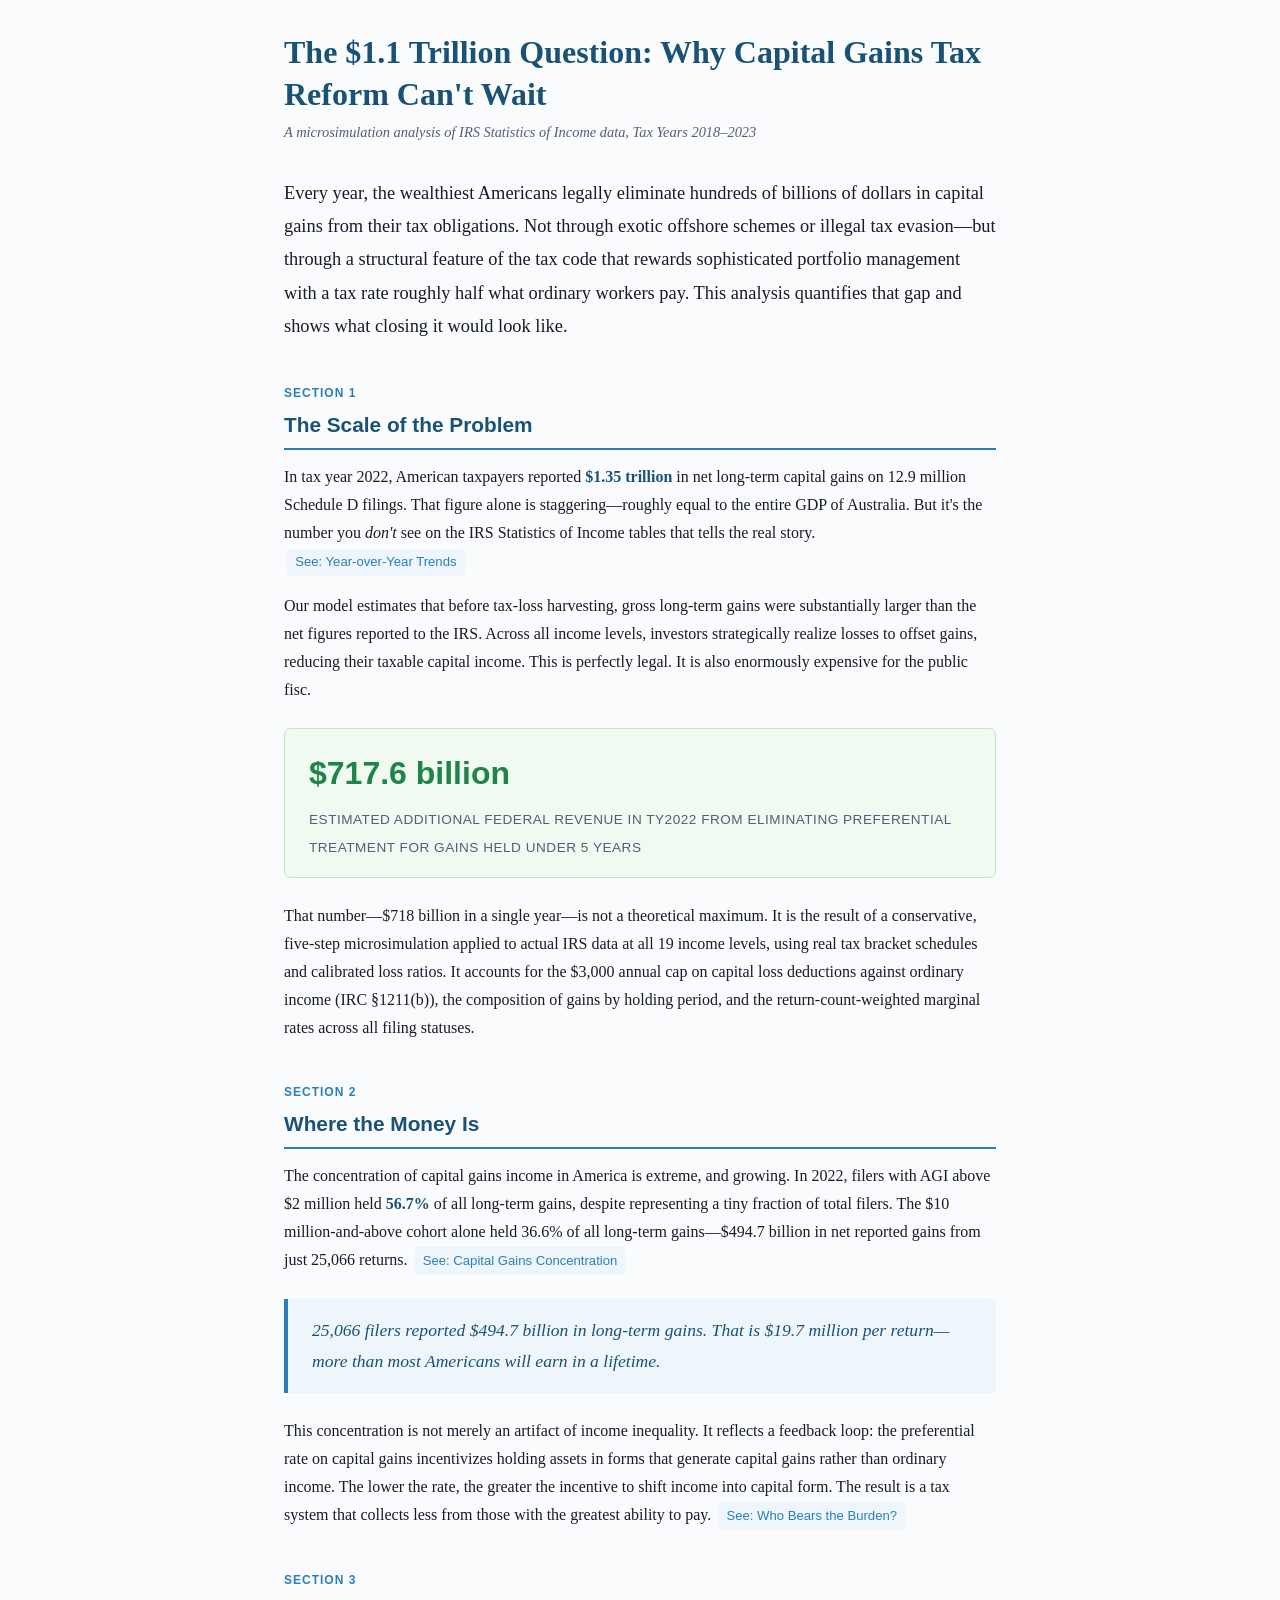
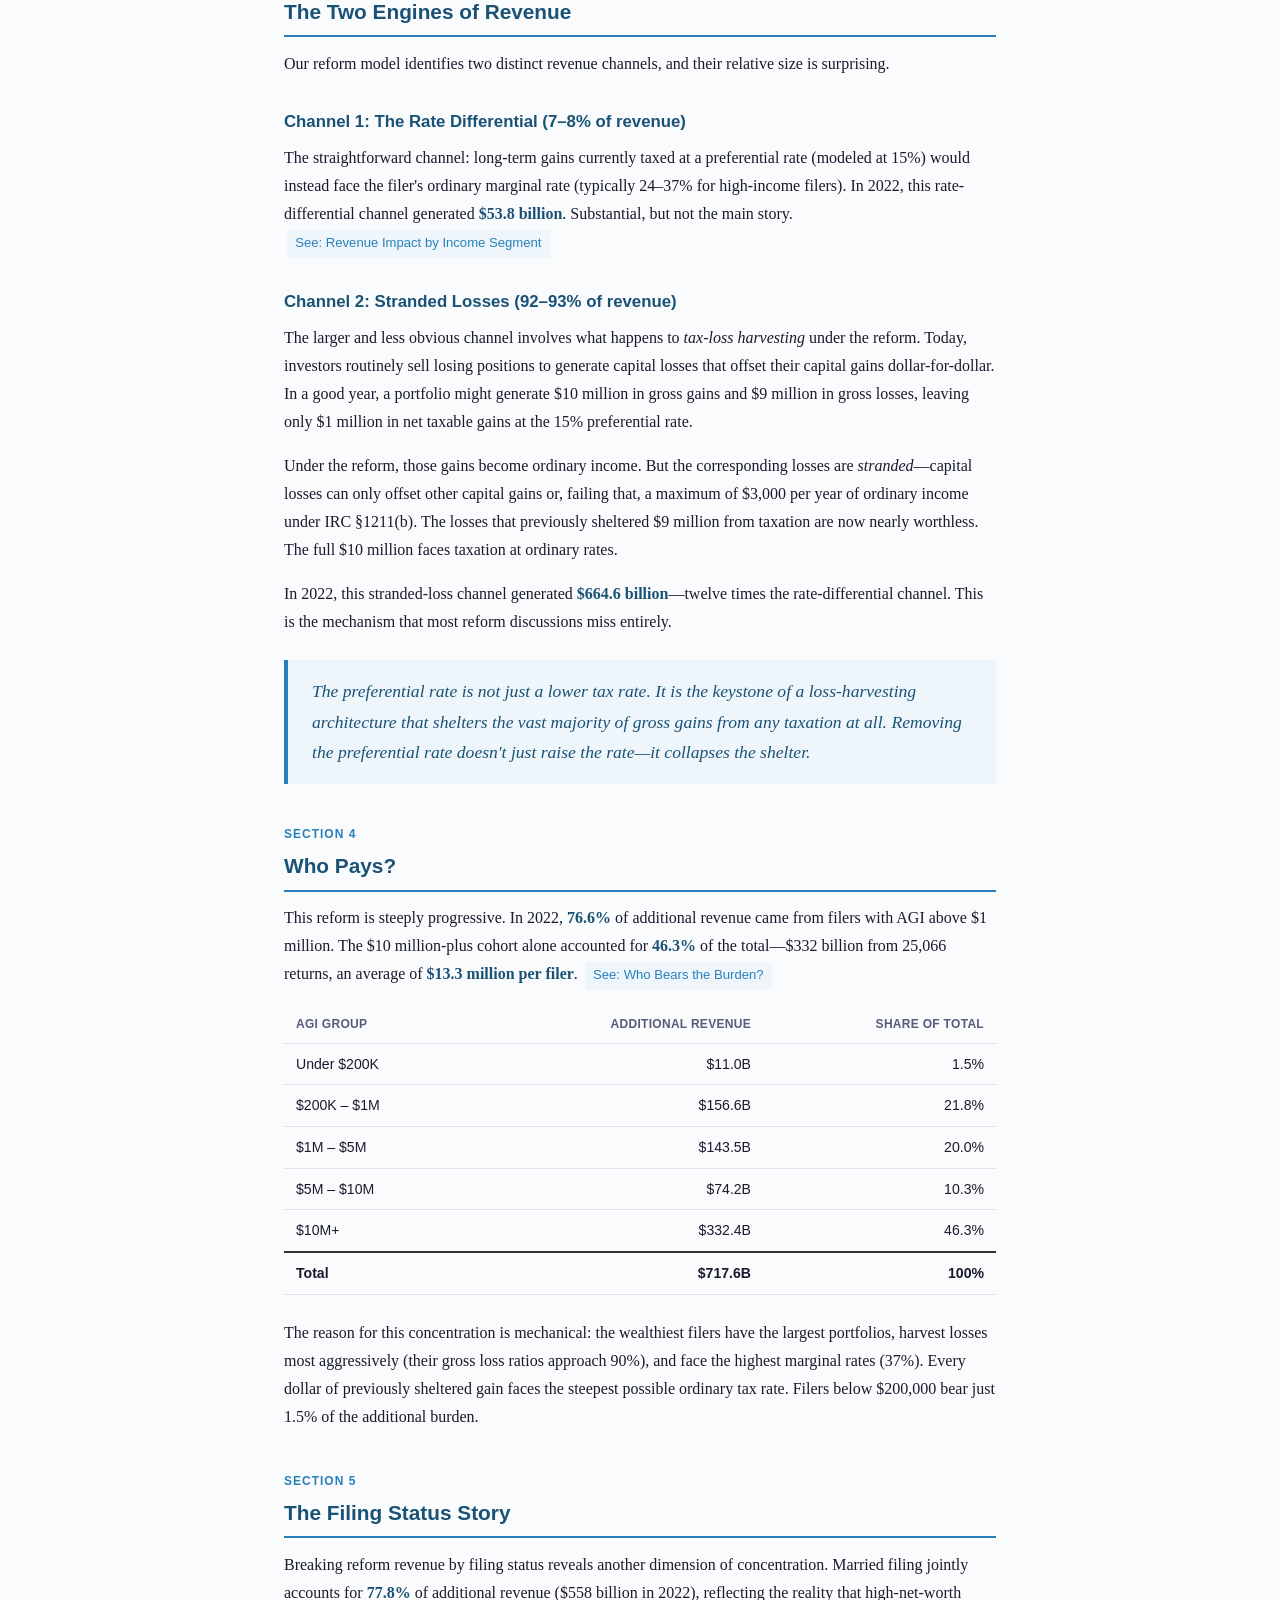
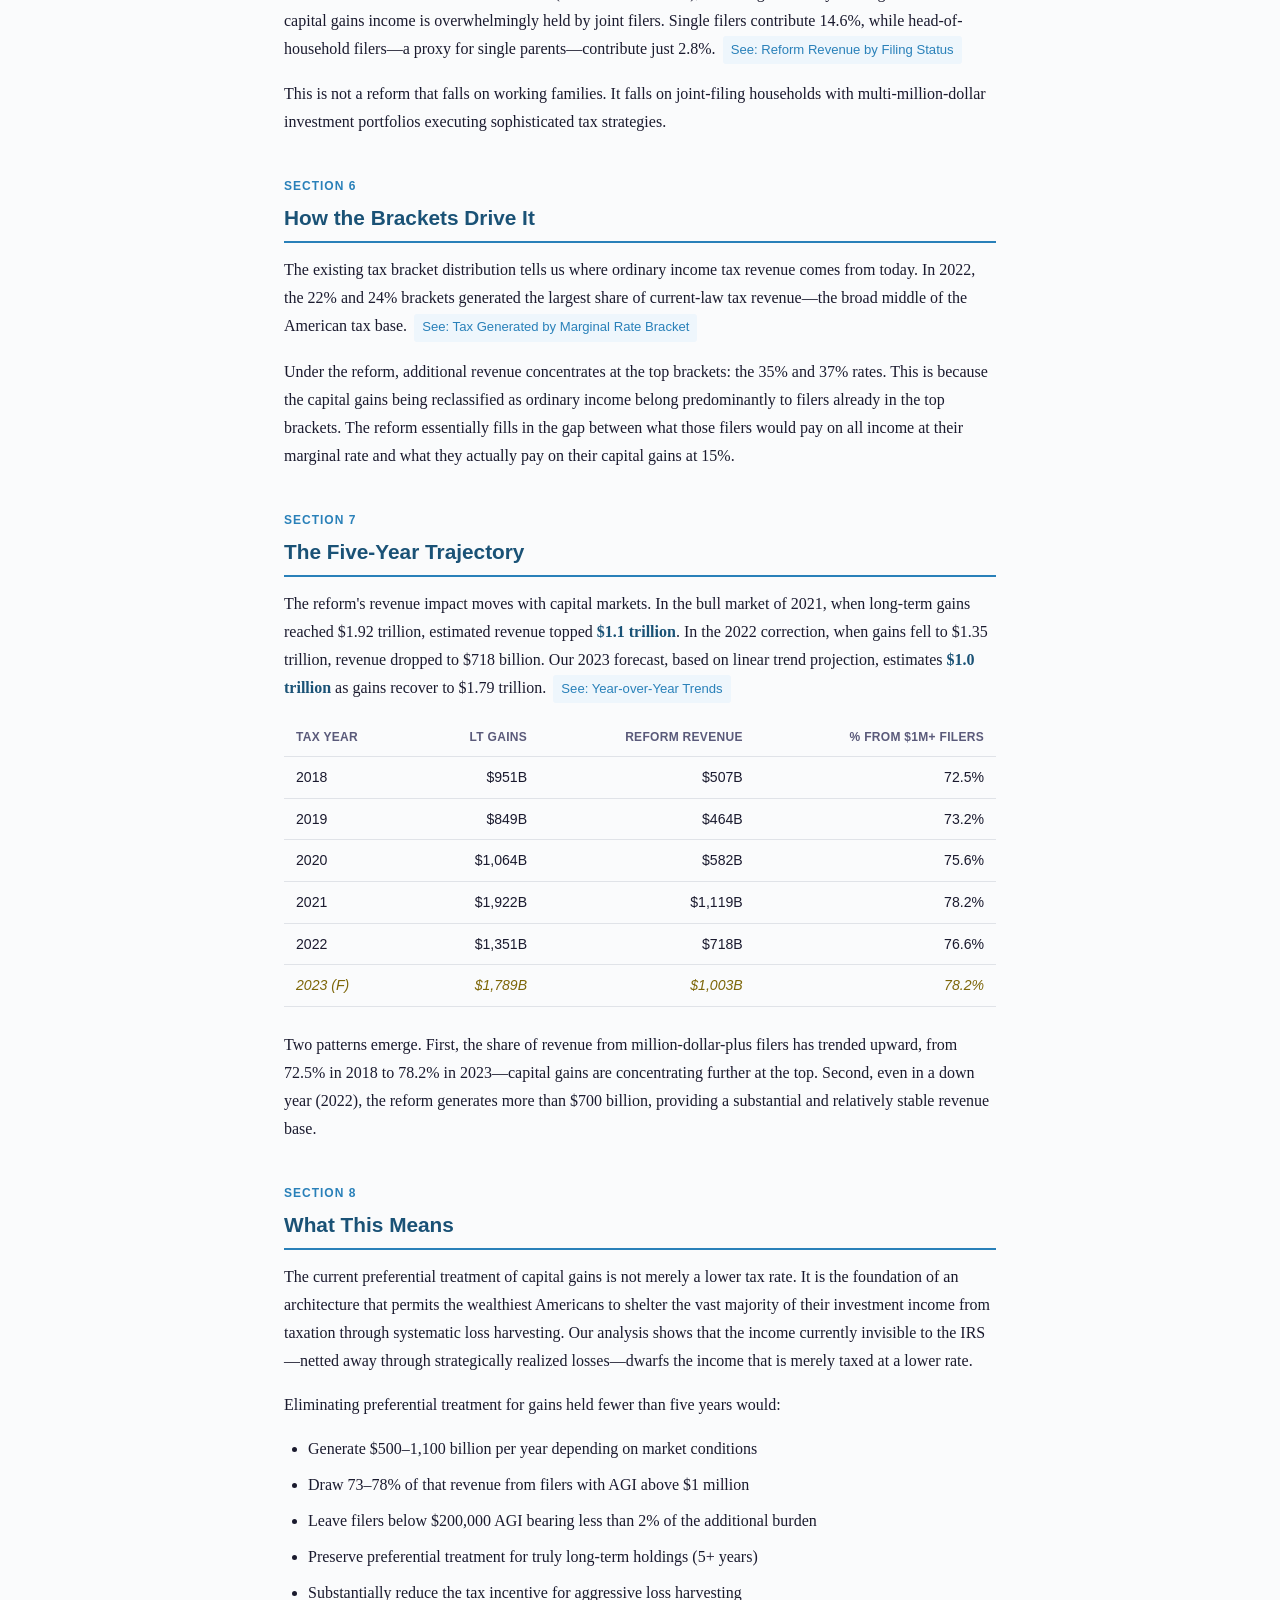
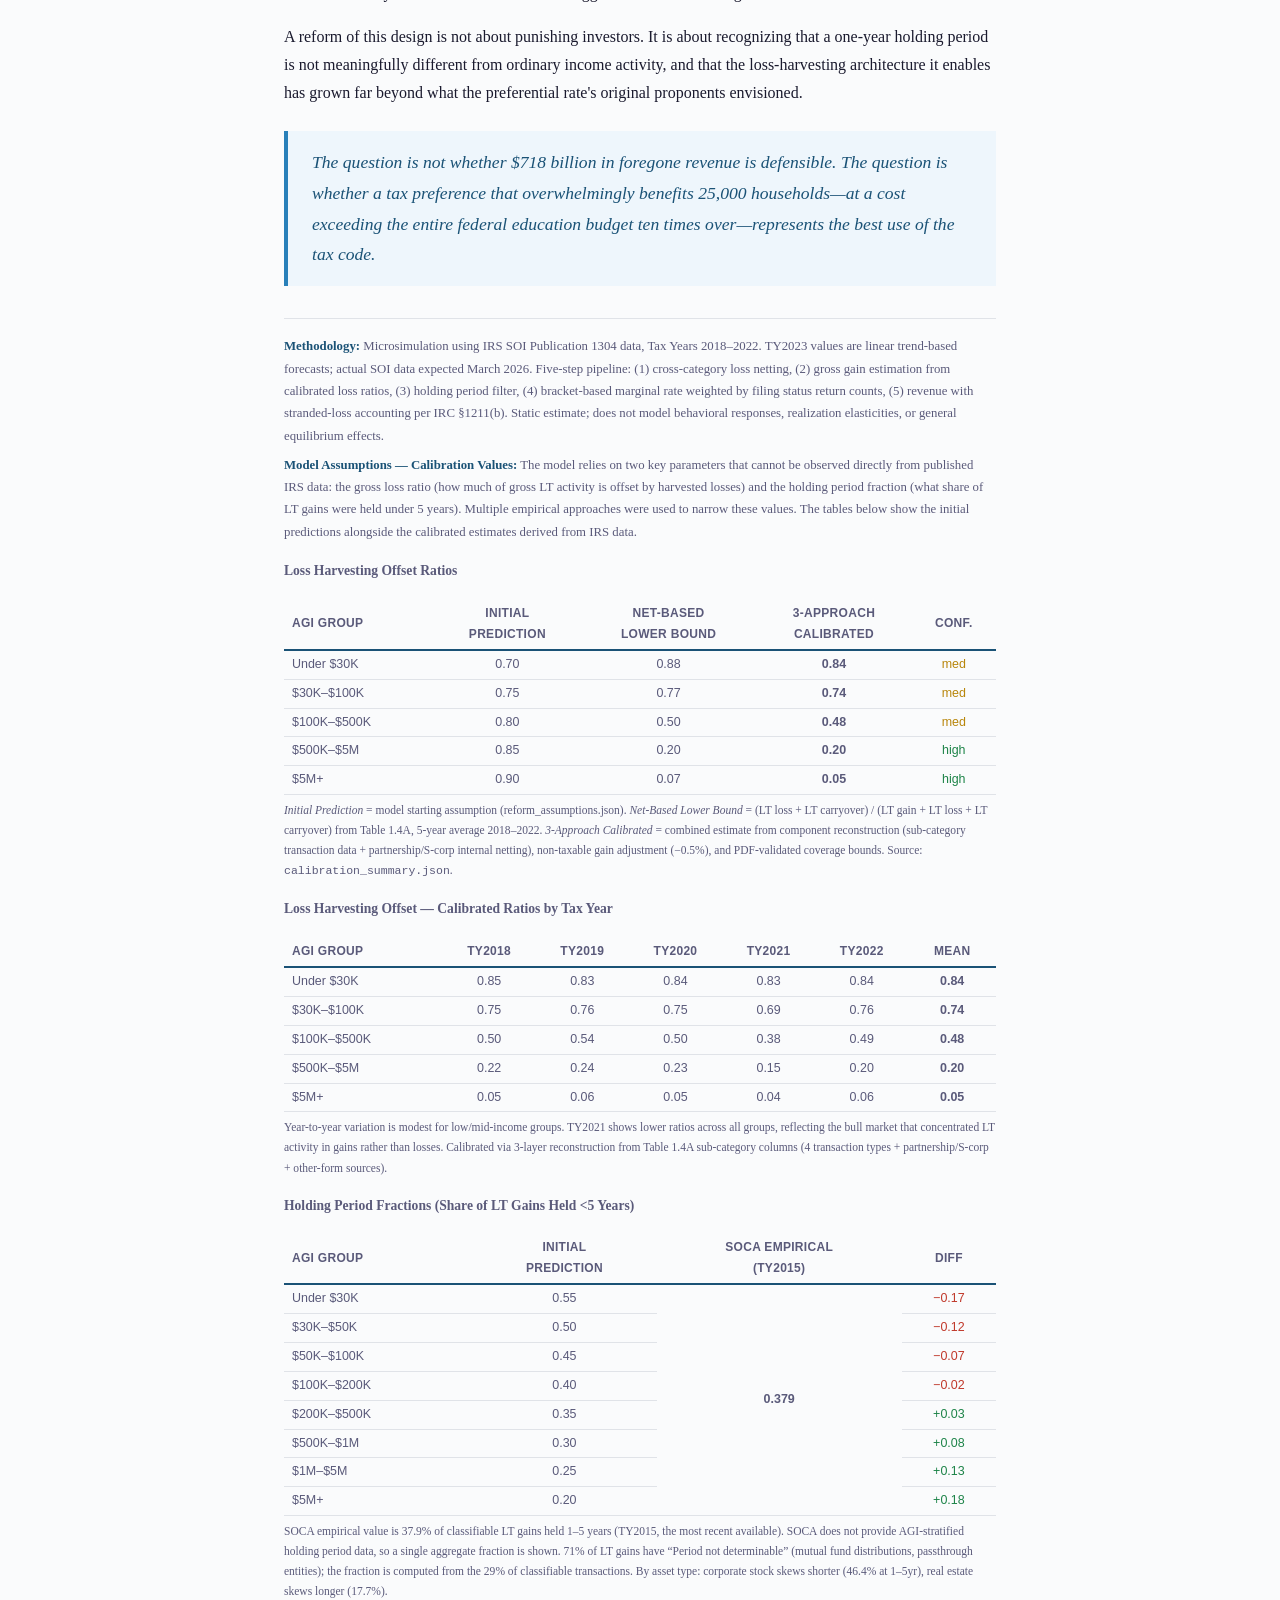
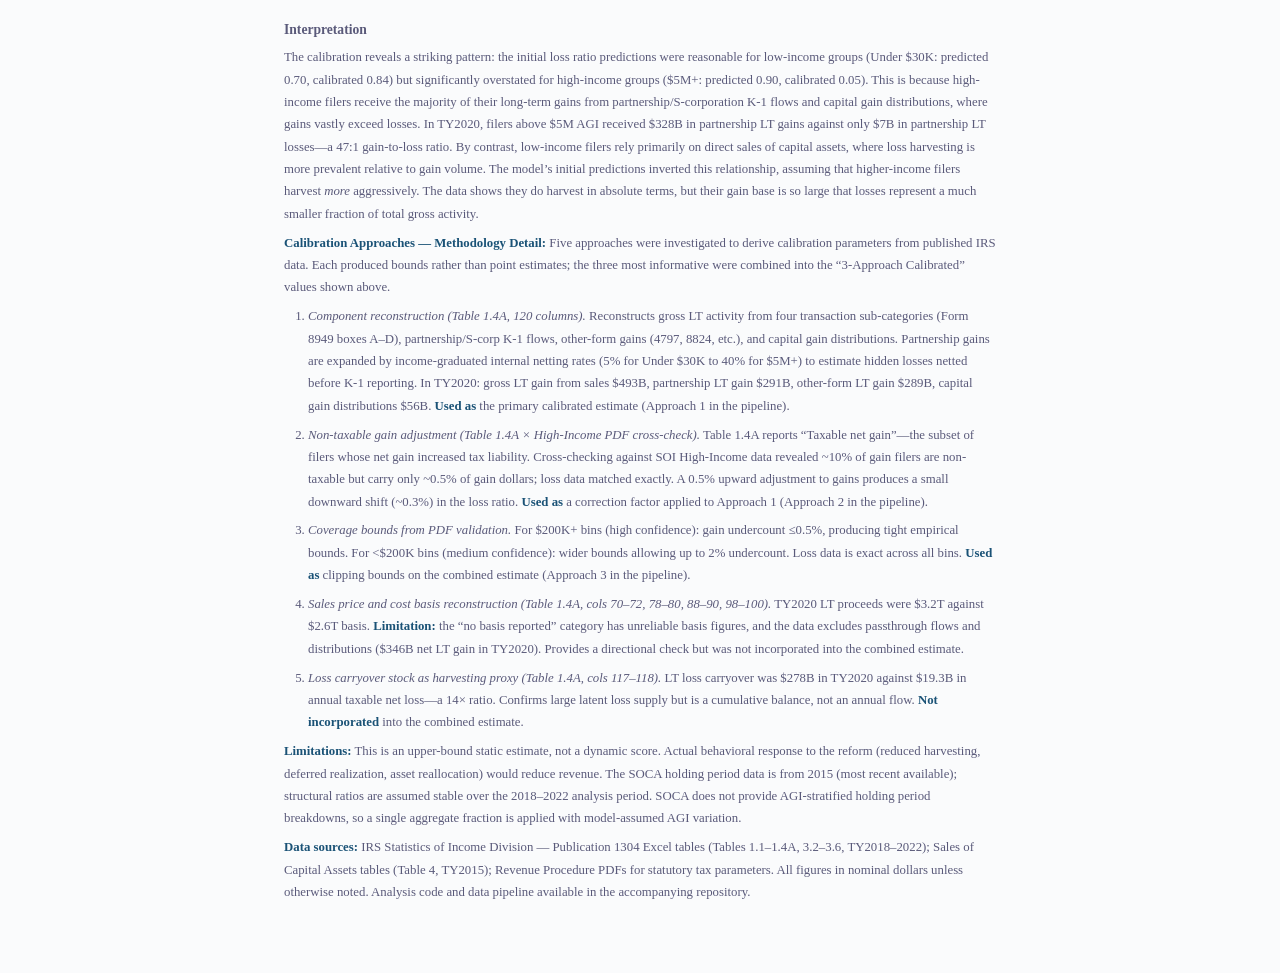
<file: analysis.html>
<!DOCTYPE html>
<html lang="en">
<head>
    <meta charset="UTF-8">
    <meta name="viewport" content="width=device-width, initial-scale=1.0">
    <title>The $718 Billion Question: Why Capital Gains Tax Reform Can't Wait</title>
    <style>
        :root {
            --bg: #fafbfc;
            --text: #1a1a2e;
            --text-muted: #5a5a7a;
            --accent: #1a5276;
            --accent-light: #2980b9;
            --green: #1e8449;
            --border: #e0e3e8;
            --highlight-bg: #eef6fc;
            --callout-bg: #f0faf0;
        }
        * { margin: 0; padding: 0; box-sizing: border-box; }
        body {
            font-family: 'Georgia', 'Times New Roman', serif;
            background: var(--bg);
            color: var(--text);
            line-height: 1.75;
            max-width: 760px;
            margin: 0 auto;
            padding: 2rem 1.5rem 4rem;
        }
        h1 {
            font-size: 2rem;
            font-weight: 700;
            line-height: 1.3;
            color: var(--accent);
            margin-bottom: 0.3rem;
        }
        .byline {
            font-size: 0.9rem;
            color: var(--text-muted);
            margin-bottom: 2rem;
            font-style: italic;
        }
        .lede {
            font-size: 1.15rem;
            line-height: 1.8;
            margin-bottom: 1.5rem;
            font-weight: 400;
        }
        h2 {
            font-family: -apple-system, BlinkMacSystemFont, 'Segoe UI', sans-serif;
            font-size: 1.3rem;
            font-weight: 700;
            color: var(--accent);
            margin-top: 2.5rem;
            margin-bottom: 0.8rem;
            padding-bottom: 0.3rem;
            border-bottom: 2px solid var(--accent-light);
        }
        h3 {
            font-family: -apple-system, BlinkMacSystemFont, 'Segoe UI', sans-serif;
            font-size: 1.05rem;
            font-weight: 600;
            color: var(--accent);
            margin-top: 1.8rem;
            margin-bottom: 0.5rem;
        }
        p {
            margin-bottom: 1rem;
        }
        .pullquote {
            border-left: 4px solid var(--accent-light);
            padding: 1rem 1.5rem;
            margin: 1.5rem 0;
            background: var(--highlight-bg);
            font-size: 1.1rem;
            font-style: italic;
            color: var(--accent);
        }
        .stat-callout {
            background: var(--callout-bg);
            border: 1px solid #c3e6cb;
            border-radius: 6px;
            padding: 1rem 1.5rem;
            margin: 1.5rem 0;
            font-family: -apple-system, BlinkMacSystemFont, 'Segoe UI', sans-serif;
        }
        .stat-callout .big-number {
            font-size: 2rem;
            font-weight: 700;
            color: var(--green);
            display: block;
            margin-bottom: 0.2rem;
        }
        .stat-callout .stat-label {
            font-size: 0.85rem;
            color: var(--text-muted);
            text-transform: uppercase;
            letter-spacing: 0.5px;
        }
        .chart-ref {
            font-family: -apple-system, BlinkMacSystemFont, 'Segoe UI', sans-serif;
            font-size: 0.82rem;
            color: var(--accent-light);
            font-style: normal;
            display: inline-block;
            background: #eef6fc;
            padding: 0.15rem 0.5rem;
            border-radius: 3px;
            margin-left: 0.2rem;
        }
        table {
            width: 100%;
            border-collapse: collapse;
            font-family: -apple-system, BlinkMacSystemFont, 'Segoe UI', sans-serif;
            font-size: 0.88rem;
            margin: 1rem 0 1.5rem;
        }
        th, td {
            padding: 0.5rem 0.75rem;
            border-bottom: 1px solid var(--border);
            text-align: right;
        }
        th {
            text-align: right;
            font-weight: 600;
            color: var(--text-muted);
            text-transform: uppercase;
            font-size: 0.75rem;
            letter-spacing: 0.3px;
        }
        th:first-child, td:first-child { text-align: left; }
        tr:hover td { background: #f8f9fa; }
        .footnote {
            font-size: 0.8rem;
            color: var(--text-muted);
            margin-top: 2rem;
            padding-top: 1rem;
            border-top: 1px solid var(--border);
        }
        .footnote p { margin-bottom: 0.4rem; }
        .section-number {
            font-family: -apple-system, BlinkMacSystemFont, 'Segoe UI', sans-serif;
            font-size: 0.75rem;
            color: var(--accent-light);
            text-transform: uppercase;
            letter-spacing: 1px;
            display: block;
            margin-bottom: 0.2rem;
        }
        strong { color: var(--accent); }
        em.term { font-style: italic; color: var(--text); }
    </style>
</head>
<body>

<h1>The $1.1 Trillion Question: Why Capital Gains Tax Reform Can't Wait</h1>
<p class="byline">A microsimulation analysis of IRS Statistics of Income data, Tax Years 2018&ndash;2023</p>

<p class="lede">
Every year, the wealthiest Americans legally eliminate hundreds of billions of dollars in capital gains
from their tax obligations. Not through exotic offshore schemes or illegal tax evasion&mdash;but
through a structural feature of the tax code that rewards sophisticated portfolio management with a
tax rate roughly half what ordinary workers pay. This analysis quantifies that gap and shows what
closing it would look like.
</p>

<h2><span class="section-number">Section 1</span>The Scale of the Problem</h2>

<p>
In tax year 2022, American taxpayers reported <strong>$1.35 trillion</strong> in net long-term
capital gains on 12.9 million Schedule D filings. That figure alone is staggering&mdash;roughly
equal to the entire GDP of Australia. But it's the number you <em>don't</em> see on the IRS
Statistics of Income tables that tells the real story.
<span class="chart-ref">See: Year-over-Year Trends</span>
</p>

<p>
Our model estimates that before tax-loss harvesting, gross long-term gains were substantially
larger than the net figures reported to the IRS. Across all income levels, investors strategically
realize losses to offset gains, reducing their taxable capital income. This is perfectly legal.
It is also enormously expensive for the public fisc.
</p>

<div class="stat-callout">
    <span class="big-number">$717.6 billion</span>
    <span class="stat-label">Estimated additional federal revenue in TY2022 from eliminating preferential treatment for gains held under 5 years</span>
</div>

<p>
That number&mdash;$718 billion in a single year&mdash;is not a theoretical maximum. It is the
result of a conservative, five-step microsimulation applied to actual IRS data at all 19 income
levels, using real tax bracket schedules and calibrated loss ratios. It accounts for the $3,000
annual cap on capital loss deductions against ordinary income (IRC &sect;1211(b)), the composition
of gains by holding period, and the return-count-weighted marginal rates across all filing statuses.
</p>

<h2><span class="section-number">Section 2</span>Where the Money Is</h2>

<p>
The concentration of capital gains income in America is extreme, and growing.
In 2022, filers with AGI above $2 million held <strong>56.7%</strong> of all long-term gains,
despite representing a tiny fraction of total filers. The $10 million-and-above cohort alone
held 36.6% of all long-term gains&mdash;$494.7 billion in net reported gains from just
25,066 returns.
<span class="chart-ref">See: Capital Gains Concentration</span>
</p>

<div class="pullquote">
25,066 filers reported $494.7 billion in long-term gains. That is $19.7 million per return&mdash;
more than most Americans will earn in a lifetime.
</div>

<p>
This concentration is not merely an artifact of income inequality. It reflects a feedback loop:
the preferential rate on capital gains incentivizes holding assets in forms that generate capital
gains rather than ordinary income. The lower the rate, the greater the incentive to shift income
into capital form. The result is a tax system that collects less from those with the greatest
ability to pay.
<span class="chart-ref">See: Who Bears the Burden?</span>
</p>

<h2><span class="section-number">Section 3</span>The Two Engines of Revenue</h2>

<p>
Our reform model identifies two distinct revenue channels, and their relative size is surprising.
</p>

<h3>Channel 1: The Rate Differential (7&ndash;8% of revenue)</h3>

<p>
The straightforward channel: long-term gains currently taxed at a preferential rate (modeled at 15%)
would instead face the filer's ordinary marginal rate (typically 24&ndash;37% for high-income
filers). In 2022, this rate-differential channel generated <strong>$53.8 billion</strong>. Substantial,
but not the main story.
<span class="chart-ref">See: Revenue Impact by Income Segment</span>
</p>

<h3>Channel 2: Stranded Losses (92&ndash;93% of revenue)</h3>

<p>
The larger and less obvious channel involves what happens to <em class="term">tax-loss harvesting</em> under the reform.
Today, investors routinely sell losing positions to generate capital losses that offset their capital
gains dollar-for-dollar. In a good year, a portfolio might generate $10 million in gross gains and
$9 million in gross losses, leaving only $1 million in net taxable gains at the 15% preferential rate.
</p>

<p>
Under the reform, those gains become ordinary income. But the corresponding losses are
<em class="term">stranded</em>&mdash;capital losses can only offset other capital gains or, failing that,
a maximum of $3,000 per year of ordinary income under IRC &sect;1211(b). The losses that previously
sheltered $9 million from taxation are now nearly worthless. The full $10 million faces taxation
at ordinary rates.
</p>

<p>
In 2022, this stranded-loss channel generated <strong>$664.6 billion</strong>&mdash;twelve times
the rate-differential channel. This is the mechanism that most reform discussions miss entirely.
</p>

<div class="pullquote">
The preferential rate is not just a lower tax rate. It is the keystone of a loss-harvesting
architecture that shelters the vast majority of gross gains from any taxation at all.
Removing the preferential rate doesn't just raise the rate&mdash;it collapses the shelter.
</div>

<h2><span class="section-number">Section 4</span>Who Pays?</h2>

<p>
This reform is steeply progressive. In 2022, <strong>76.6%</strong> of additional revenue came
from filers with AGI above $1 million. The $10 million-plus cohort alone accounted for
<strong>46.3%</strong> of the total&mdash;$332 billion from 25,066 returns, an average of
<strong>$13.3 million per filer</strong>.
<span class="chart-ref">See: Who Bears the Burden?</span>
</p>

<table>
<tr><th>AGI Group</th><th>Additional Revenue</th><th>Share of Total</th></tr>
<tr><td>Under $200K</td><td>$11.0B</td><td>1.5%</td></tr>
<tr><td>$200K &ndash; $1M</td><td>$156.6B</td><td>21.8%</td></tr>
<tr><td>$1M &ndash; $5M</td><td>$143.5B</td><td>20.0%</td></tr>
<tr><td>$5M &ndash; $10M</td><td>$74.2B</td><td>10.3%</td></tr>
<tr><td>$10M+</td><td>$332.4B</td><td>46.3%</td></tr>
<tr style="font-weight:600;border-top:2px solid #333;"><td>Total</td><td>$717.6B</td><td>100%</td></tr>
</table>

<p>
The reason for this concentration is mechanical: the wealthiest filers have the largest
portfolios, harvest losses most aggressively (their gross loss ratios approach 90%),
and face the highest marginal rates (37%). Every dollar of previously sheltered gain faces
the steepest possible ordinary tax rate. Filers below $200,000 bear just 1.5% of the
additional burden.
</p>

<h2><span class="section-number">Section 5</span>The Filing Status Story</h2>

<p>
Breaking reform revenue by filing status reveals another dimension of concentration.
Married filing jointly accounts for <strong>77.8%</strong> of additional revenue ($558 billion
in 2022), reflecting the reality that high-net-worth capital gains income is overwhelmingly
held by joint filers. Single filers contribute 14.6%, while head-of-household filers&mdash;a
proxy for single parents&mdash;contribute just 2.8%.
<span class="chart-ref">See: Reform Revenue by Filing Status</span>
</p>

<p>
This is not a reform that falls on working families. It falls on joint-filing households
with multi-million-dollar investment portfolios executing sophisticated tax strategies.
</p>

<h2><span class="section-number">Section 6</span>How the Brackets Drive It</h2>

<p>
The existing tax bracket distribution tells us where ordinary income tax revenue comes from
today. In 2022, the 22% and 24% brackets generated the largest share of current-law tax
revenue&mdash;the broad middle of the American tax base.
<span class="chart-ref">See: Tax Generated by Marginal Rate Bracket</span>
</p>

<p>
Under the reform, additional revenue concentrates at the top brackets: the 35% and 37% rates.
This is because the capital gains being reclassified as ordinary income belong predominantly
to filers already in the top brackets. The reform essentially fills in the gap between what
those filers would pay on all income at their marginal rate and what they actually pay on
their capital gains at 15%.
</p>

<h2><span class="section-number">Section 7</span>The Five-Year Trajectory</h2>

<p>
The reform's revenue impact moves with capital markets. In the bull market of 2021, when
long-term gains reached $1.92 trillion, estimated revenue topped <strong>$1.1 trillion</strong>.
In the 2022 correction, when gains fell to $1.35 trillion, revenue dropped to $718 billion.
Our 2023 forecast, based on linear trend projection, estimates <strong>$1.0 trillion</strong>
as gains recover to $1.79 trillion.
<span class="chart-ref">See: Year-over-Year Trends</span>
</p>

<table>
<tr><th>Tax Year</th><th>LT Gains</th><th>Reform Revenue</th><th>% from $1M+ Filers</th></tr>
<tr><td>2018</td><td>$951B</td><td>$507B</td><td>72.5%</td></tr>
<tr><td>2019</td><td>$849B</td><td>$464B</td><td>73.2%</td></tr>
<tr><td>2020</td><td>$1,064B</td><td>$582B</td><td>75.6%</td></tr>
<tr><td>2021</td><td>$1,922B</td><td>$1,119B</td><td>78.2%</td></tr>
<tr><td>2022</td><td>$1,351B</td><td>$718B</td><td>76.6%</td></tr>
<tr style="font-style:italic; color:#7d6608;"><td>2023 (F)</td><td>$1,789B</td><td>$1,003B</td><td>78.2%</td></tr>
</table>

<p>
Two patterns emerge. First, the share of revenue from million-dollar-plus filers has
trended upward, from 72.5% in 2018 to 78.2% in 2023&mdash;capital gains are concentrating
further at the top. Second, even in a down year (2022), the reform generates more than
$700 billion, providing a substantial and relatively stable revenue base.
</p>

<h2><span class="section-number">Section 8</span>What This Means</h2>

<p>
The current preferential treatment of capital gains is not merely a lower tax rate. It is the
foundation of an architecture that permits the wealthiest Americans to shelter the vast majority
of their investment income from taxation through systematic loss harvesting. Our analysis shows that
the income currently invisible to the IRS&mdash;netted away through strategically realized
losses&mdash;dwarfs the income that is merely taxed at a lower rate.
</p>

<p>
Eliminating preferential treatment for gains held fewer than five years would:
</p>

<ul style="margin-left: 1.5rem; margin-bottom: 1rem;">
<li style="margin-bottom: 0.5rem;">Generate $500&ndash;1,100 billion per year depending on market conditions</li>
<li style="margin-bottom: 0.5rem;">Draw 73&ndash;78% of that revenue from filers with AGI above $1 million</li>
<li style="margin-bottom: 0.5rem;">Leave filers below $200,000 AGI bearing less than 2% of the additional burden</li>
<li style="margin-bottom: 0.5rem;">Preserve preferential treatment for truly long-term holdings (5+ years)</li>
<li style="margin-bottom: 0.5rem;">Substantially reduce the tax incentive for aggressive loss harvesting</li>
</ul>

<p>
A reform of this design is not about punishing investors. It is about recognizing that a
one-year holding period is not meaningfully different from ordinary income activity, and that
the loss-harvesting architecture it enables has grown far beyond what the preferential rate's
original proponents envisioned.
</p>

<div class="pullquote">
The question is not whether $718 billion in foregone revenue is defensible. The question is
whether a tax preference that overwhelmingly benefits 25,000 households&mdash;at a cost exceeding
the entire federal education budget ten times over&mdash;represents the best use of the tax code.
</div>

<div class="footnote">
<p><strong>Methodology:</strong> Microsimulation using IRS SOI Publication 1304 data, Tax Years
2018&ndash;2022. TY2023 values are linear trend-based forecasts; actual SOI data expected
March 2026. Five-step pipeline: (1) cross-category loss netting, (2) gross gain estimation
from calibrated loss ratios, (3) holding period filter, (4) bracket-based marginal rate
weighted by filing status return counts, (5) revenue with stranded-loss accounting per
IRC &sect;1211(b). Static estimate; does not model behavioral responses, realization
elasticities, or general equilibrium effects.</p>
<p><strong>Model Assumptions &mdash; Calibration Values:</strong> The model relies on two key
parameters that cannot be observed directly from published IRS data: the gross loss ratio
(how much of gross LT activity is offset by harvested losses) and the holding period fraction
(what share of LT gains were held under 5 years). Multiple empirical approaches were used to
narrow these values. The tables below show the initial predictions alongside the calibrated
estimates derived from IRS data.</p>

<p style="font-size: 0.85rem; font-weight: 600; margin-top: 1rem; margin-bottom: 0.3rem;">
Loss Harvesting Offset Ratios</p>
<table style="font-size: 0.78rem; border-collapse: collapse; width: 100%; margin-bottom: 0.3rem; font-family: -apple-system, BlinkMacSystemFont, 'Segoe UI', sans-serif;">
<thead>
<tr style="border-bottom: 2px solid var(--accent);">
  <th style="text-align: left; padding: 4px 8px;">AGI Group</th>
  <th style="text-align: center; padding: 4px 8px;">Initial<br>Prediction</th>
  <th style="text-align: center; padding: 4px 8px;">Net-Based<br>Lower Bound</th>
  <th style="text-align: center; padding: 4px 8px;">3-Approach<br>Calibrated</th>
  <th style="text-align: center; padding: 4px 8px;">Conf.</th>
</tr>
</thead>
<tbody>
<tr style="border-bottom: 1px solid var(--border);">
  <td style="padding: 3px 8px;">Under $30K</td>
  <td style="text-align: center; padding: 3px 8px;">0.70</td>
  <td style="text-align: center; padding: 3px 8px;">0.88</td>
  <td style="text-align: center; padding: 3px 8px; font-weight: 600;">0.84</td>
  <td style="text-align: center; padding: 3px 8px; color: #b8860b;">med</td>
</tr>
<tr style="border-bottom: 1px solid var(--border);">
  <td style="padding: 3px 8px;">$30K&ndash;$100K</td>
  <td style="text-align: center; padding: 3px 8px;">0.75</td>
  <td style="text-align: center; padding: 3px 8px;">0.77</td>
  <td style="text-align: center; padding: 3px 8px; font-weight: 600;">0.74</td>
  <td style="text-align: center; padding: 3px 8px; color: #b8860b;">med</td>
</tr>
<tr style="border-bottom: 1px solid var(--border);">
  <td style="padding: 3px 8px;">$100K&ndash;$500K</td>
  <td style="text-align: center; padding: 3px 8px;">0.80</td>
  <td style="text-align: center; padding: 3px 8px;">0.50</td>
  <td style="text-align: center; padding: 3px 8px; font-weight: 600;">0.48</td>
  <td style="text-align: center; padding: 3px 8px; color: #b8860b;">med</td>
</tr>
<tr style="border-bottom: 1px solid var(--border);">
  <td style="padding: 3px 8px;">$500K&ndash;$5M</td>
  <td style="text-align: center; padding: 3px 8px;">0.85</td>
  <td style="text-align: center; padding: 3px 8px;">0.20</td>
  <td style="text-align: center; padding: 3px 8px; font-weight: 600;">0.20</td>
  <td style="text-align: center; padding: 3px 8px; color: var(--green);">high</td>
</tr>
<tr style="border-bottom: 1px solid var(--border);">
  <td style="padding: 3px 8px;">$5M+</td>
  <td style="text-align: center; padding: 3px 8px;">0.90</td>
  <td style="text-align: center; padding: 3px 8px;">0.07</td>
  <td style="text-align: center; padding: 3px 8px; font-weight: 600;">0.05</td>
  <td style="text-align: center; padding: 3px 8px; color: var(--green);">high</td>
</tr>
</tbody>
</table>
<p style="font-size: 0.72rem; color: var(--text-muted); margin-bottom: 1rem;">
<em>Initial Prediction</em> = model starting assumption (reform_assumptions.json).
<em>Net-Based Lower Bound</em> = (LT loss + LT carryover) / (LT gain + LT loss + LT carryover)
from Table 1.4A, 5-year average 2018&ndash;2022.
<em>3-Approach Calibrated</em> = combined estimate from component reconstruction (sub-category
transaction data + partnership/S-corp internal netting), non-taxable gain adjustment (&minus;0.5%),
and PDF-validated coverage bounds. Source: <code>calibration_summary.json</code>.</p>

<p style="font-size: 0.85rem; font-weight: 600; margin-top: 1rem; margin-bottom: 0.3rem;">
Loss Harvesting Offset &mdash; Calibrated Ratios by Tax Year</p>
<table style="font-size: 0.78rem; border-collapse: collapse; width: 100%; margin-bottom: 0.3rem; font-family: -apple-system, BlinkMacSystemFont, 'Segoe UI', sans-serif;">
<thead>
<tr style="border-bottom: 2px solid var(--accent);">
  <th style="text-align: left; padding: 4px 8px;">AGI Group</th>
  <th style="text-align: center; padding: 4px 6px;">TY2018</th>
  <th style="text-align: center; padding: 4px 6px;">TY2019</th>
  <th style="text-align: center; padding: 4px 6px;">TY2020</th>
  <th style="text-align: center; padding: 4px 6px;">TY2021</th>
  <th style="text-align: center; padding: 4px 6px;">TY2022</th>
  <th style="text-align: center; padding: 4px 8px;">Mean</th>
</tr>
</thead>
<tbody>
<tr style="border-bottom: 1px solid var(--border);">
  <td style="padding: 3px 8px;">Under $30K</td>
  <td style="text-align: center; padding: 3px 6px;">0.85</td>
  <td style="text-align: center; padding: 3px 6px;">0.83</td>
  <td style="text-align: center; padding: 3px 6px;">0.84</td>
  <td style="text-align: center; padding: 3px 6px;">0.83</td>
  <td style="text-align: center; padding: 3px 6px;">0.84</td>
  <td style="text-align: center; padding: 3px 8px; font-weight: 600;">0.84</td>
</tr>
<tr style="border-bottom: 1px solid var(--border);">
  <td style="padding: 3px 8px;">$30K&ndash;$100K</td>
  <td style="text-align: center; padding: 3px 6px;">0.75</td>
  <td style="text-align: center; padding: 3px 6px;">0.76</td>
  <td style="text-align: center; padding: 3px 6px;">0.75</td>
  <td style="text-align: center; padding: 3px 6px;">0.69</td>
  <td style="text-align: center; padding: 3px 6px;">0.76</td>
  <td style="text-align: center; padding: 3px 8px; font-weight: 600;">0.74</td>
</tr>
<tr style="border-bottom: 1px solid var(--border);">
  <td style="padding: 3px 8px;">$100K&ndash;$500K</td>
  <td style="text-align: center; padding: 3px 6px;">0.50</td>
  <td style="text-align: center; padding: 3px 6px;">0.54</td>
  <td style="text-align: center; padding: 3px 6px;">0.50</td>
  <td style="text-align: center; padding: 3px 6px;">0.38</td>
  <td style="text-align: center; padding: 3px 6px;">0.49</td>
  <td style="text-align: center; padding: 3px 8px; font-weight: 600;">0.48</td>
</tr>
<tr style="border-bottom: 1px solid var(--border);">
  <td style="padding: 3px 8px;">$500K&ndash;$5M</td>
  <td style="text-align: center; padding: 3px 6px;">0.22</td>
  <td style="text-align: center; padding: 3px 6px;">0.24</td>
  <td style="text-align: center; padding: 3px 6px;">0.23</td>
  <td style="text-align: center; padding: 3px 6px;">0.15</td>
  <td style="text-align: center; padding: 3px 6px;">0.20</td>
  <td style="text-align: center; padding: 3px 8px; font-weight: 600;">0.20</td>
</tr>
<tr style="border-bottom: 1px solid var(--border);">
  <td style="padding: 3px 8px;">$5M+</td>
  <td style="text-align: center; padding: 3px 6px;">0.05</td>
  <td style="text-align: center; padding: 3px 6px;">0.06</td>
  <td style="text-align: center; padding: 3px 6px;">0.05</td>
  <td style="text-align: center; padding: 3px 6px;">0.04</td>
  <td style="text-align: center; padding: 3px 6px;">0.06</td>
  <td style="text-align: center; padding: 3px 8px; font-weight: 600;">0.05</td>
</tr>
</tbody>
</table>
<p style="font-size: 0.72rem; color: var(--text-muted); margin-bottom: 1rem;">
Year-to-year variation is modest for low/mid-income groups. TY2021 shows lower ratios across
all groups, reflecting the bull market that concentrated LT activity in gains rather than losses.
Calibrated via 3-layer reconstruction from Table 1.4A sub-category columns (4 transaction
types + partnership/S-corp + other-form sources).</p>

<p style="font-size: 0.85rem; font-weight: 600; margin-top: 1rem; margin-bottom: 0.3rem;">
Holding Period Fractions (Share of LT Gains Held &lt;5 Years)</p>
<table style="font-size: 0.78rem; border-collapse: collapse; width: 100%; margin-bottom: 0.3rem; font-family: -apple-system, BlinkMacSystemFont, 'Segoe UI', sans-serif;">
<thead>
<tr style="border-bottom: 2px solid var(--accent);">
  <th style="text-align: left; padding: 4px 8px;">AGI Group</th>
  <th style="text-align: center; padding: 4px 8px;">Initial<br>Prediction</th>
  <th style="text-align: center; padding: 4px 8px;">SOCA Empirical<br>(TY2015)</th>
  <th style="text-align: center; padding: 4px 8px;">Diff</th>
</tr>
</thead>
<tbody>
<tr style="border-bottom: 1px solid var(--border);">
  <td style="padding: 3px 8px;">Under $30K</td>
  <td style="text-align: center; padding: 3px 8px;">0.55</td>
  <td style="text-align: center; padding: 3px 8px; font-weight: 600;" rowspan="8">0.379</td>
  <td style="text-align: center; padding: 3px 8px; color: #c0392b;">&minus;0.17</td>
</tr>
<tr style="border-bottom: 1px solid var(--border);">
  <td style="padding: 3px 8px;">$30K&ndash;$50K</td>
  <td style="text-align: center; padding: 3px 8px;">0.50</td>
  <td style="text-align: center; padding: 3px 8px; color: #c0392b;">&minus;0.12</td>
</tr>
<tr style="border-bottom: 1px solid var(--border);">
  <td style="padding: 3px 8px;">$50K&ndash;$100K</td>
  <td style="text-align: center; padding: 3px 8px;">0.45</td>
  <td style="text-align: center; padding: 3px 8px; color: #c0392b;">&minus;0.07</td>
</tr>
<tr style="border-bottom: 1px solid var(--border);">
  <td style="padding: 3px 8px;">$100K&ndash;$200K</td>
  <td style="text-align: center; padding: 3px 8px;">0.40</td>
  <td style="text-align: center; padding: 3px 8px; color: #c0392b;">&minus;0.02</td>
</tr>
<tr style="border-bottom: 1px solid var(--border);">
  <td style="padding: 3px 8px;">$200K&ndash;$500K</td>
  <td style="text-align: center; padding: 3px 8px;">0.35</td>
  <td style="text-align: center; padding: 3px 8px; color: var(--green);">+0.03</td>
</tr>
<tr style="border-bottom: 1px solid var(--border);">
  <td style="padding: 3px 8px;">$500K&ndash;$1M</td>
  <td style="text-align: center; padding: 3px 8px;">0.30</td>
  <td style="text-align: center; padding: 3px 8px; color: var(--green);">+0.08</td>
</tr>
<tr style="border-bottom: 1px solid var(--border);">
  <td style="padding: 3px 8px;">$1M&ndash;$5M</td>
  <td style="text-align: center; padding: 3px 8px;">0.25</td>
  <td style="text-align: center; padding: 3px 8px; color: var(--green);">+0.13</td>
</tr>
<tr style="border-bottom: 1px solid var(--border);">
  <td style="padding: 3px 8px;">$5M+</td>
  <td style="text-align: center; padding: 3px 8px;">0.20</td>
  <td style="text-align: center; padding: 3px 8px; color: var(--green);">+0.18</td>
</tr>
</tbody>
</table>
<p style="font-size: 0.72rem; color: var(--text-muted); margin-bottom: 1rem;">
SOCA empirical value is 37.9% of classifiable LT gains held 1&ndash;5 years (TY2015,
the most recent available). SOCA does not provide AGI-stratified holding period data,
so a single aggregate fraction is shown. 71% of LT gains have &ldquo;Period not
determinable&rdquo; (mutual fund distributions, passthrough entities); the fraction
is computed from the 29% of classifiable transactions. By asset type: corporate stock
skews shorter (46.4% at 1&ndash;5yr), real estate skews longer (17.7%).</p>

<p style="font-size: 0.85rem; font-weight: 600; margin-top: 1rem; margin-bottom: 0.3rem;">
Interpretation</p>
<p style="font-size: 0.8rem;">The calibration reveals a striking pattern: the initial loss
ratio predictions were reasonable for low-income groups (Under $30K: predicted 0.70,
calibrated 0.84) but significantly overstated for high-income groups ($5M+: predicted 0.90,
calibrated 0.05). This is because high-income filers receive the majority of their
long-term gains from partnership/S-corporation K-1 flows and capital gain distributions,
where gains vastly exceed losses. In TY2020, filers above $5M AGI received $328B in
partnership LT gains against only $7B in partnership LT losses&mdash;a 47:1 gain-to-loss ratio.
By contrast, low-income filers rely primarily on direct sales of capital assets, where
loss harvesting is more prevalent relative to gain volume. The model&rsquo;s initial
predictions inverted this relationship, assuming that higher-income filers harvest
<em>more</em> aggressively. The data shows they do harvest in absolute terms, but their
gain base is so large that losses represent a much smaller fraction of total gross activity.</p>

<p><strong>Calibration Approaches &mdash; Methodology Detail:</strong>
Five approaches were investigated to derive calibration parameters from published IRS data.
Each produced bounds rather than point estimates; the three most informative were combined
into the &ldquo;3-Approach Calibrated&rdquo; values shown above.</p>
<ol style="font-size: 0.8rem; margin: 0.4rem 0 0.4rem 1.5rem;">
<li style="margin-bottom: 0.4rem;"><em>Component reconstruction (Table 1.4A, 120 columns).</em>
Reconstructs gross LT activity from four transaction sub-categories (Form 8949 boxes A&ndash;D),
partnership/S-corp K-1 flows, other-form gains (4797, 8824, etc.), and capital gain
distributions. Partnership gains are expanded by income-graduated internal netting rates
(5% for Under $30K to 40% for $5M+) to estimate hidden losses netted before K-1 reporting.
In TY2020: gross LT gain from sales $493B, partnership LT gain $291B, other-form LT gain
$289B, capital gain distributions $56B. <strong>Used as</strong> the primary calibrated
estimate (Approach 1 in the pipeline).</li>
<li style="margin-bottom: 0.4rem;"><em>Non-taxable gain adjustment (Table 1.4A &times;
High-Income PDF cross-check).</em> Table 1.4A reports &ldquo;Taxable net gain&rdquo;&mdash;the
subset of filers whose net gain increased tax liability. Cross-checking against SOI
High-Income data revealed ~10% of gain filers are non-taxable but carry only ~0.5% of
gain dollars; loss data matched exactly. A 0.5% upward adjustment to gains produces a
small downward shift (~0.3%) in the loss ratio. <strong>Used as</strong> a correction
factor applied to Approach 1 (Approach 2 in the pipeline).</li>
<li style="margin-bottom: 0.4rem;"><em>Coverage bounds from PDF validation.</em>
For $200K+ bins (high confidence): gain undercount &le;0.5%, producing tight empirical
bounds. For &lt;$200K bins (medium confidence): wider bounds allowing up to 2% undercount.
Loss data is exact across all bins. <strong>Used as</strong> clipping bounds on the
combined estimate (Approach 3 in the pipeline).</li>
<li style="margin-bottom: 0.4rem;"><em>Sales price and cost basis reconstruction
(Table 1.4A, cols 70&ndash;72, 78&ndash;80, 88&ndash;90, 98&ndash;100).</em>
TY2020 LT proceeds were $3.2T against $2.6T basis. <strong>Limitation:</strong> the
&ldquo;no basis reported&rdquo; category has unreliable basis figures, and the data
excludes passthrough flows and distributions ($346B net LT gain in TY2020). Provides a
directional check but was not incorporated into the combined estimate.</li>
<li style="margin-bottom: 0.4rem;"><em>Loss carryover stock as harvesting proxy
(Table 1.4A, cols 117&ndash;118).</em> LT loss carryover was $278B in TY2020 against
$19.3B in annual taxable net loss&mdash;a 14&times; ratio. Confirms large latent loss
supply but is a cumulative balance, not an annual flow. <strong>Not incorporated</strong>
into the combined estimate.</li>
</ol>
<p><strong>Limitations:</strong> This is an upper-bound static estimate, not a dynamic score. Actual
behavioral response to the reform (reduced harvesting, deferred realization, asset reallocation)
would reduce revenue. The SOCA holding period data is from 2015 (most recent available); structural
ratios are assumed stable over the 2018&ndash;2022 analysis period. SOCA does not provide AGI-stratified
holding period breakdowns, so a single aggregate fraction is applied with model-assumed AGI variation.</p>
<p><strong>Data sources:</strong> IRS Statistics of Income Division &mdash; Publication 1304 Excel tables
(Tables 1.1&ndash;1.4A, 3.2&ndash;3.6, TY2018&ndash;2022); Sales of Capital Assets tables
(Table 4, TY2015); Revenue Procedure PDFs for statutory tax parameters. All figures in nominal
dollars unless otherwise noted. Analysis code and data pipeline available in the accompanying
repository.</p>
</div>

</body>
</html>
</file>
